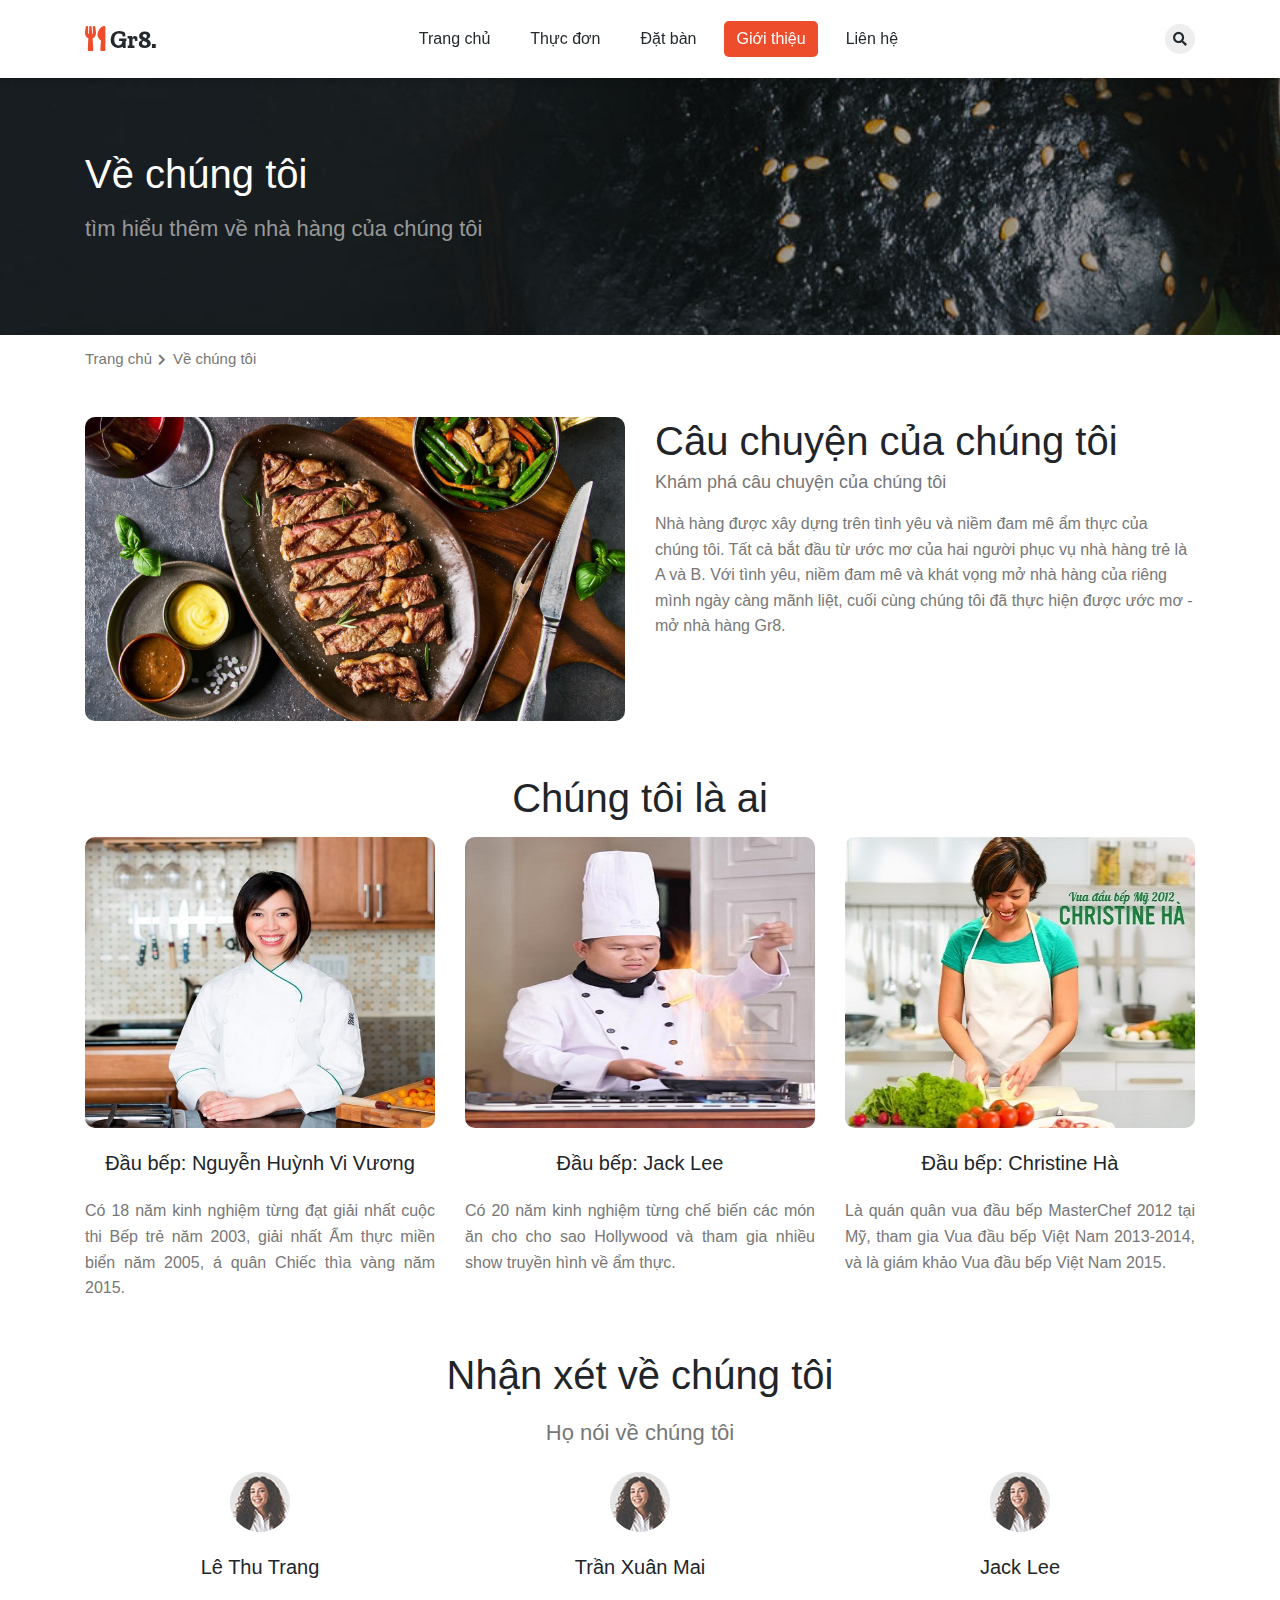
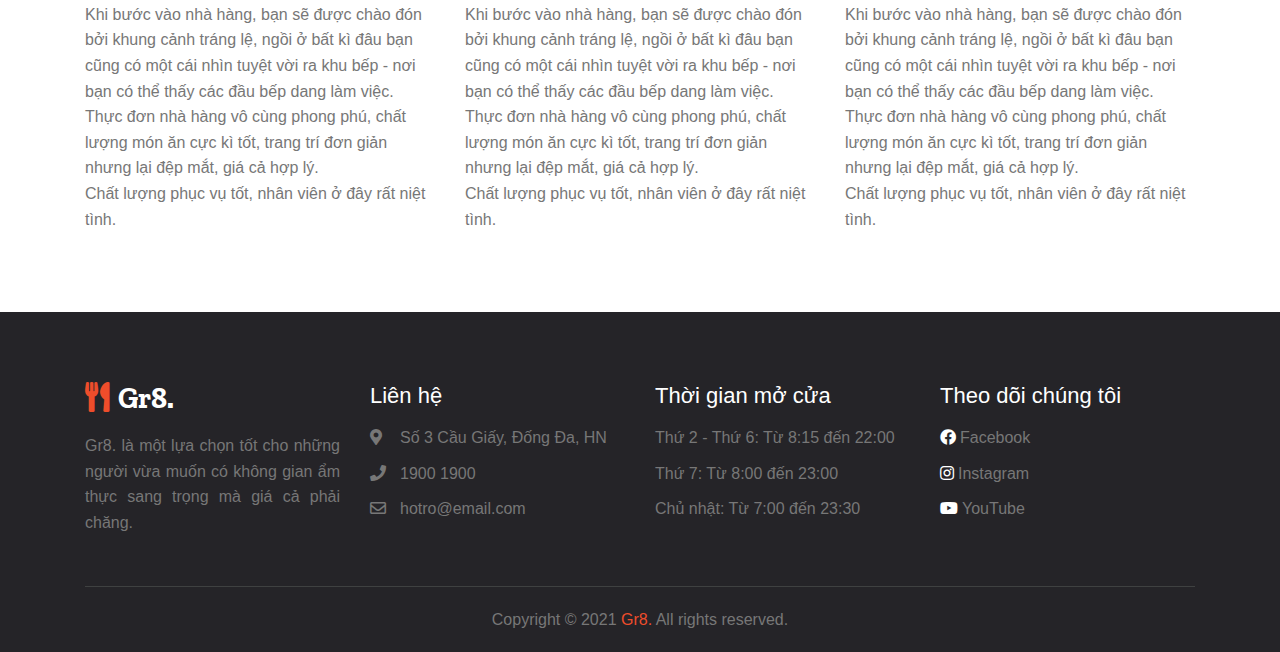
<file: about.html>
<!DOCTYPE html>
<html lang="en">
<head>
    <meta charset="UTF-8">
    <meta http-equiv="X-UA-Compatible" content="IE=edge">
    <meta name="viewport" content="width=device-width, initial-scale=1.0">
    <title>Về chúng tôi - Gr8.</title>
    <link rel="shortcut icon" href="./assets/ico/web.ico" type="image/x-icon">
    <!--CSS-->
    <link rel="stylesheet" href="https://maxcdn.bootstrapcdn.com/bootstrap/4.5.2/css/bootstrap.min.css">
    <link rel="stylesheet" href="https://cdnjs.cloudflare.com/ajax/libs/font-awesome/5.15.1/css/all.min.css" />
    <link rel="stylesheet" href="./assets/css/style-about.css">
    <!--JS-->
    <script src="https://ajax.googleapis.com/ajax/libs/jquery/3.5.1/jquery.min.js"></script>
    <script src="https://cdnjs.cloudflare.com/ajax/libs/popper.js/1.16.0/umd/popper.min.js"></script>
    <script src="https://maxcdn.bootstrapcdn.com/bootstrap/4.5.2/js/bootstrap.min.js"></script>
    <!--Font-->
    <link href="https://fonts.googleapis.com/css2?family=Zilla+Slab:wght@300;400;600;700&display=swap" rel="stylesheet">
</head>
<body>
    <!--Header-->
    <header>
        <!--Navbar-->
        <nav id="nav" class="navbar navbar-expand-lg navbar-light fixed-top">
            <div class="container">
                <a href="index.html" class="logo">
                    <i class="fas fa-utensils"></i>
                    Gr8.
                </a>
                <button class="navbar-toggler" type="button" data-toggle="collapse" data-target="#navbarSupportedContent" aria-controls="navbarSupportedContent" aria-expanded="false" aria-label="Toggle navigation">
                    <span class="navbar-toggler-icon"></span>
                </button>
                <div class="collapse navbar-collapse" id="navbarSupportedContent">
                    <ul class="navbar-nav m-auto">
                        <li class="nav-item">
                            <a class="nav-link" href="index.html">Trang chủ</a>
                        </li>
                        <li class="nav-item">
                            <a class="nav-link" href="menu.html">Thực đơn</a>
                        </li>
                        <li class="nav-item">
                            <a class="nav-link" href="table.html">Đặt bàn</a>
                        </li>
                        <li class="nav-item">
                            <a class="nav-link active" href="about.html">Giới thiệu</a>
                        </li>
                        <li class="nav-item">
                            <a class="nav-link" href="contact.html">Liên hệ</a>
                        </li>
                    </ul>
                    <div class="icons">
                        <i class="fas fa-search" id="search-icon" title="Tìm kiếm"></i>
                    </div>
                </div>
            </div>
        </nav>

        <!--Back to home-->
        <button onclick="topFunction()" id="myBtn" title="Lên đầu trang"><i class="fas fa-arrow-up"></i></button>
    </header>

    <!--Main-->
    <main>
        <!--Banner-->
        <div class="page-banner">
            <div class="container">
                <h1>Về chúng tôi</h1>
                <p>tìm hiểu thêm về nhà hàng của chúng tôi</p>
            </div>
        </div>
        <div class="container">
            <ul class="page-banner-list">
                <li>
                    <a href="#">Trang chủ</a>
                </li>
                <i class="fas fa-chevron-right"></i>
                <li>
                    <a href="#">Về chúng tôi</a>
                </li>
            </ul>
        </div>
        <div id="about-content">
            <div class="container">
                <div class="row">
                    <div class="col-md-6">
                        <section class="img-1">
                            <img src="./assets/img/About/dau-bep-viet-nam-6.jpg">
                        </section>
                    </div>
                    <div class="col-md-6">
                        <div class="ab-1">
                            <h1>Câu chuyện của chúng tôi</h1>
                            <span>Khám phá câu chuyện của chúng tôi</span> 
                            <p>Nhà hàng được xây dựng trên tình yêu và niềm đam mê ẩm thực của chúng tôi. Tất cả bắt đầu từ ước mơ của hai người phục vụ nhà hàng trẻ là A và B. Với tình yêu, niềm đam mê và khát vọng mở nhà hàng của riêng mình ngày càng mãnh liệt, cuối cùng chúng tôi đã thực hiện được ước mơ - mở nhà hàng Gr8.</p>
                        </div>
                    </div>
                </div>
            </div>
            <div class="container">
                <h1 class="header-2">Chúng tôi là ai</h1>
                <div class="row">
                    <div class="col-lg-4 col-md-6">
                        <section class="cheft">
                            <img src="./assets/img/About/daubep1.jpg"><br>
                            <h5>Đầu bếp: Nguyễn Huỳnh Vi Vương</h5>
                            <p class="about-cheft">Có 18 năm kinh nghiệm từng đạt giải nhất cuộc thi Bếp trẻ năm 2003, giải nhất Ẩm thực miền biển năm 2005, á quân Chiếc thìa vàng năm 2015.</p>
                        </section>
                    </div>
                    <div class="col-lg-4 col-md-6">
                        <section class="cheft">
                            <img src="./assets/img/About/jack lee.jpg"><br>
                            <h5>Đầu bếp: Jack Lee</h5>
                            <p class="about-cheft">Có 20 năm kinh nghiệm từng chế biến các món ăn cho cho sao Hollywood và tham gia nhiều show truyền hình về ẩm thực. </p>
                        </section>
                    </div>
                    <div class="col-lg-4 col-md-6">
                        <section class="cheft">
                            <img src="./assets/img/About/dau bep.jpg"><br>
                            <h5>Đầu bếp: Christine Hà</h5>
                            <p class="about-cheft">Là quán quân vua đầu bếp MasterChef 2012 tại Mỹ, tham gia Vua đầu bếp Việt Nam 2013-2014, và là giám khảo Vua đầu bếp Việt Nam 2015.</p><br>
                        </section>
                    </div>
                </div>
            </div>
            <div class="container">
                <h1 class="header-2">Nhận xét về chúng tôi</h1>
                <p class="p-2">Họ nói về chúng tôi</p>
                <div class="row">
                    <div class="col-lg-4 col-md-6">
                        <section class="cm">
                            <div class="cm-img">
                                <img src="./assets/img/About/cm.jpg">
                            </div>
                            <h5>Lê Thu Trang</h5>
                            <p class="about-cm">Khi bước vào nhà hàng, bạn sẽ được chào đón bởi khung cảnh tráng lệ, ngồi ở bất kì đâu bạn cũng có một cái nhìn tuyệt vời ra khu bếp - nơi bạn có thể thấy các đầu bếp dang làm việc.<br>Thực đơn nhà hàng vô cùng phong phú, chất lượng món ăn cực kì tốt, trang trí đơn giản nhưng lại đệp mắt, giá cả hợp lý.<br>Chất lượng phục vụ tốt, nhân viên ở đây rất niệt tình.</p>
                        </section>
                    </div>
                    <div class="col-lg-4 col-md-6">
                        <section class="cm">
                            <div class="cm-img">
                                <img src="./assets/img/About/cm.jpg">
                            </div>
                            <h5>Trần Xuân Mai</h5>
                            <p class="about-cm">Khi bước vào nhà hàng, bạn sẽ được chào đón bởi khung cảnh tráng lệ, ngồi ở bất kì đâu bạn cũng có một cái nhìn tuyệt vời ra khu bếp - nơi bạn có thể thấy các đầu bếp dang làm việc.<br>Thực đơn nhà hàng vô cùng phong phú, chất lượng món ăn cực kì tốt, trang trí đơn giản nhưng lại đệp mắt, giá cả hợp lý.<br>Chất lượng phục vụ tốt, nhân viên ở đây rất niệt tình.</p>
                        </section>
                    </div>
                    <div class="col-lg-4 col-md-6">
                        <section class="cm">
                            <div class="cm-img">
                                <img src="./assets/img/About/cm.jpg">
                            </div>
                            <h5>Jack Lee </h5>
                            <p class="about-cm">Khi bước vào nhà hàng, bạn sẽ được chào đón bởi khung cảnh tráng lệ, ngồi ở bất kì đâu bạn cũng có một cái nhìn tuyệt vời ra khu bếp - nơi bạn có thể thấy các đầu bếp dang làm việc.<br>Thực đơn nhà hàng vô cùng phong phú, chất lượng món ăn cực kì tốt, trang trí đơn giản nhưng lại đệp mắt, giá cả hợp lý.<br>Chất lượng phục vụ tốt, nhân viên ở đây rất niệt tình.</p>
                        </section>
                    </div>
                </div>
            </div>
        </div>
    </main>

    <!--Footer-->
    <footer>
        <div class="container">
            <div id="up-footer">
                <div class="row">
                    <div class="col-lg-3 col-md-6">
                        <div class="ft-mt">
                            <div class="footer-socials">
                                <a href="index.html" class="logo">
                                    <i class="fas fa-utensils"></i>
                                    Gr8.
                                </a>
                            </div>
                            <p>Gr8. là một lựa chọn tốt cho những người vừa muốn có không gian ẩm thực sang trọng mà giá cả phải chăng.</p>
                        </div>
                    </div>
                    <div class="col-lg-3 col-md-6">
                        <div class="contact-list ft-mt">
                            <h3>Liên hệ</h3>
                            <p><i class="fas fa-map-marker-alt"></i>Số 3 Cầu Giấy, Đống Đa, HN</p>
                            <p><i class="fas fa-phone"></i>1900 1900</p>
                            <p><i class="far fa-envelope"></i>hotro@email.com</p>
                        </div>
                    </div>
                    <div class="col-lg-3 col-md-6">
                        <div class="time-info ft-mt">
                            <h3>Thời gian mở cửa</h3>
                            <p>Thứ 2 - Thứ 6: Từ 8:15 đến 22:00</p>
                            <p>Thứ 7: Từ 8:00 đến 23:00</p>
                            <p>Chủ nhật: Từ 7:00 đến 23:30</p>
                        </div>
                    </div>
                    <div class="col-lg-3 col-md-6">
                        <div class="socials-list ft-mt">
                            <h3>Theo dõi chúng tôi</h3>
                            <p>
                                <a href="https://www.facebook.com/"><i class="fab fa-facebook"></i>Facebook</a>
                            </p>
                            <p>
                                <a href="https://www.instagram.com/"><i class="fab fa-instagram"></i>Instagram</a>
                            </p>
                            <p>
                                <a href="https://youtu.be/dQw4w9WgXcQ"><i class="fab fa-youtube"></i>YouTube</a>
                            </p>
                        </div>
                    </div>
                </div>
            </div>
            <div id="down-footer">
                <p>Copyright &copy; 2021 <a href="" data-toggle="modal" data-target="#modelId">Gr8.</a> All rights reserved.</p>
            </div>
        </div>
        
        <!-- Modal -->
        <div class="modal fade" id="modelId" tabindex="-1" role="dialog" aria-labelledby="modelTitleId" aria-hidden="true">
            <div class="modal-dialog" role="document">
                <div class="modal-content">
                        <div class="modal-header">
                                <h5 class="modal-title">Thành viên</h5>
                                    <button type="button" class="close" data-dismiss="modal" aria-label="Close">
                                        <span aria-hidden="true">&times;</span>
                                    </button>
                            </div>
                    <div class="modal-body">
                        <div class="container-fluid">
                            <p>Nguyễn Đình Quý</p>
                            <p>Vương Tiến Thành</p>
                            <p>Trần Xuân Tiến</p>
                            <p>Lê Thu Trang</p>
                            <p>Nguyễn Thị Kim Hằng</p>
                        </div>
                    </div>
                </div>
            </div>
        </div>
    </footer>
    <script src="./assets/js/script.js"></script>
</body>
</html>
</file>
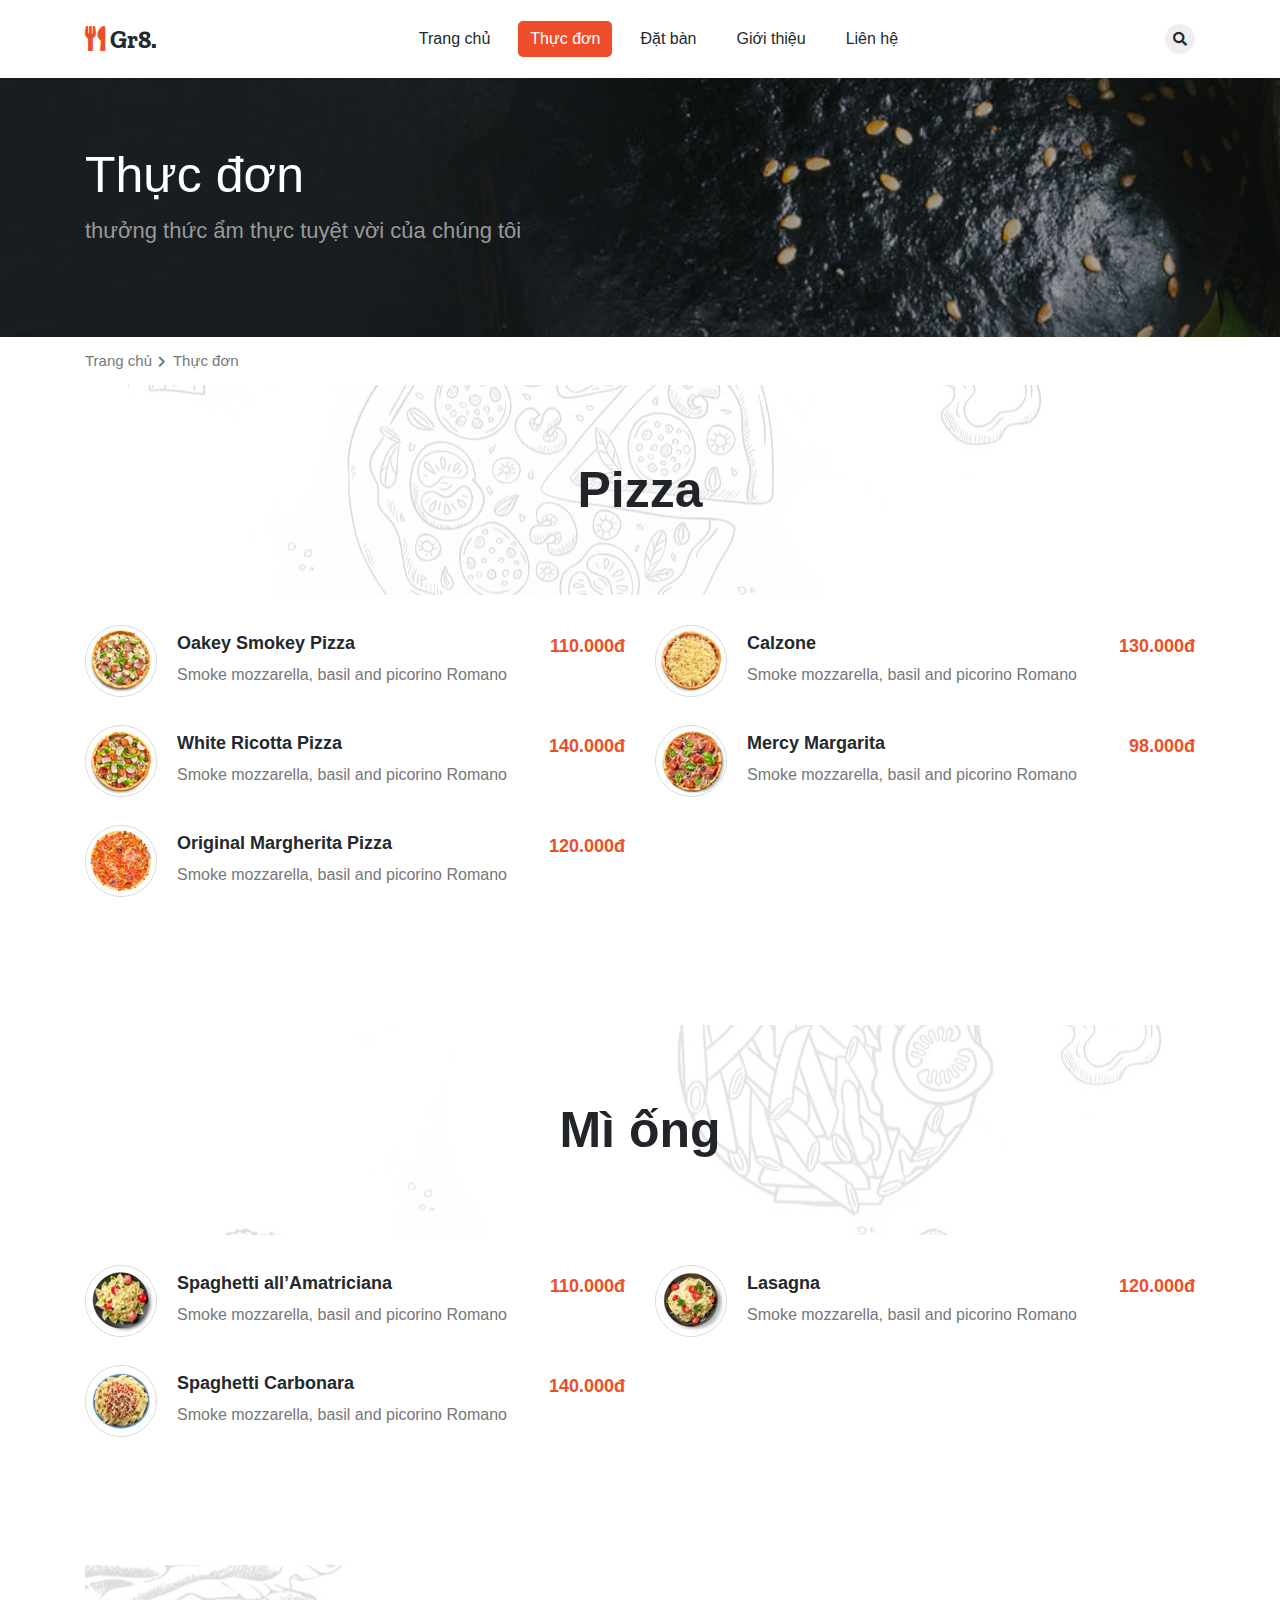
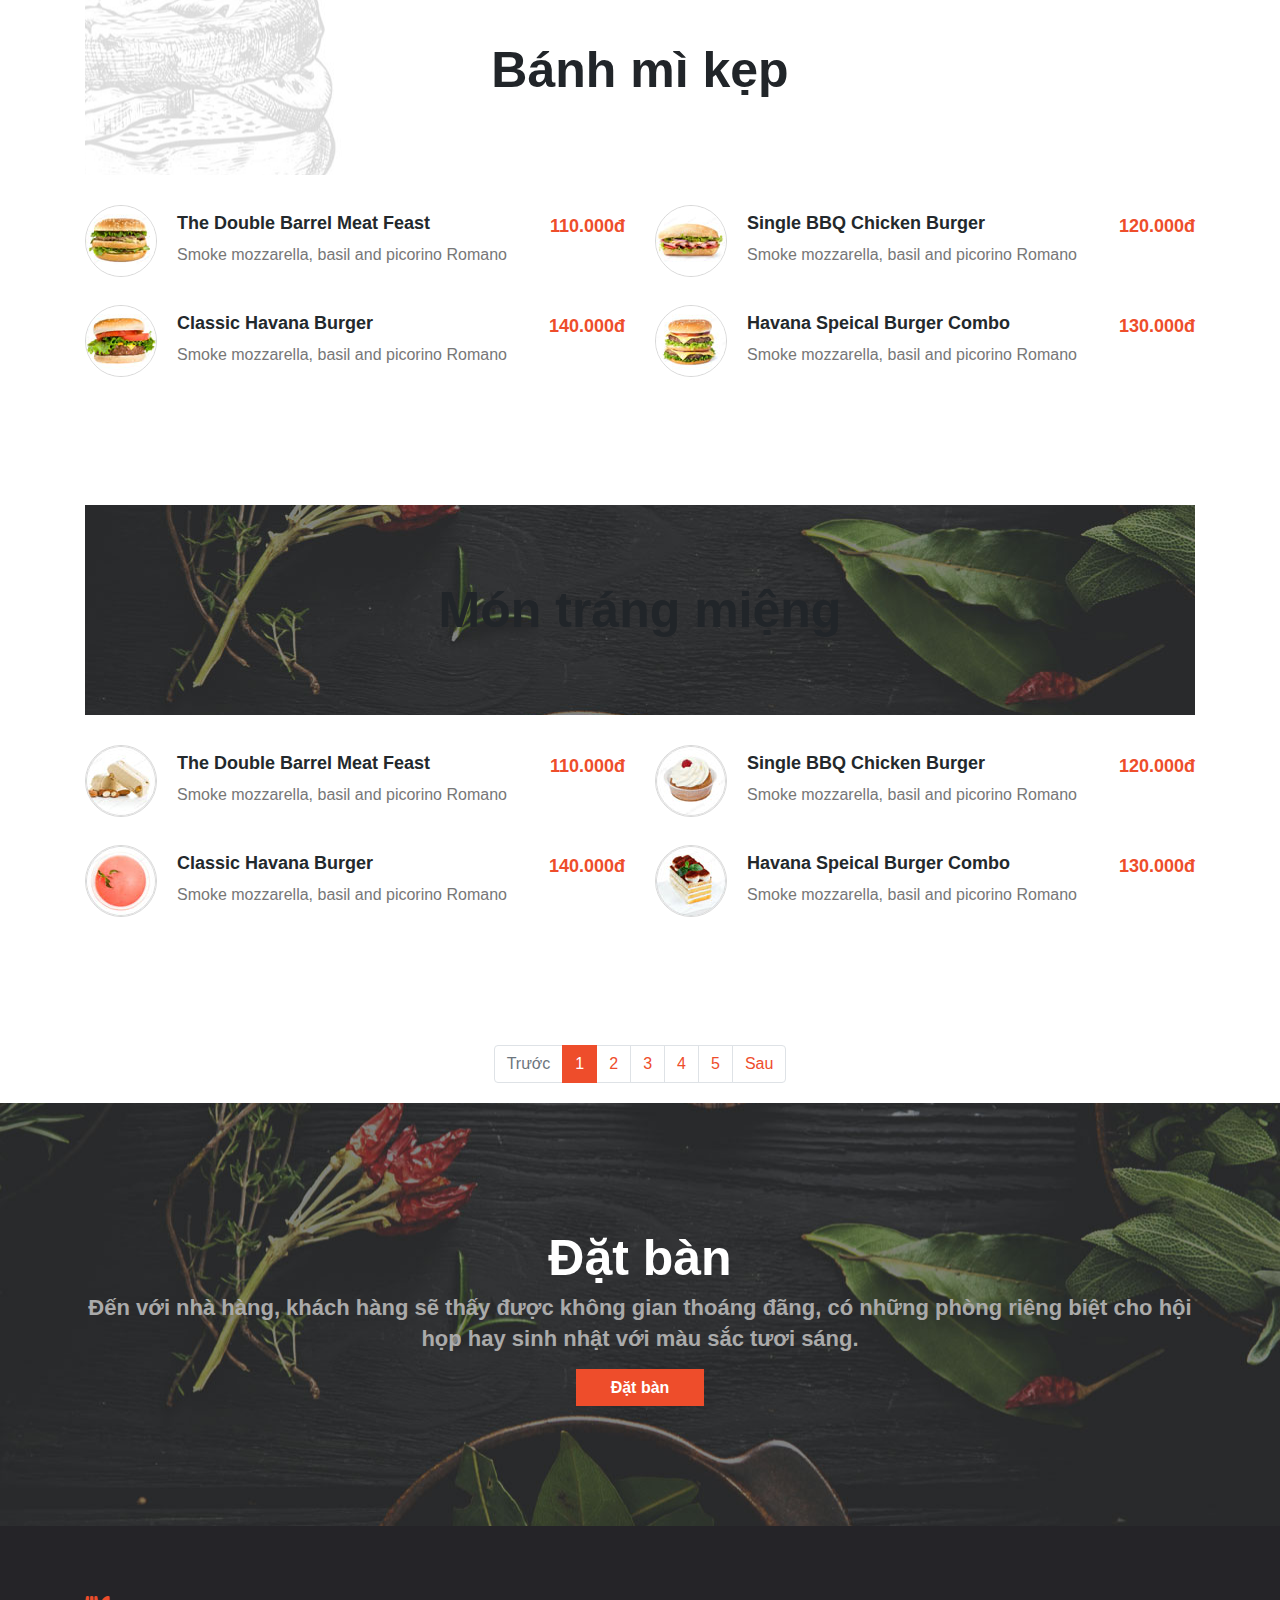
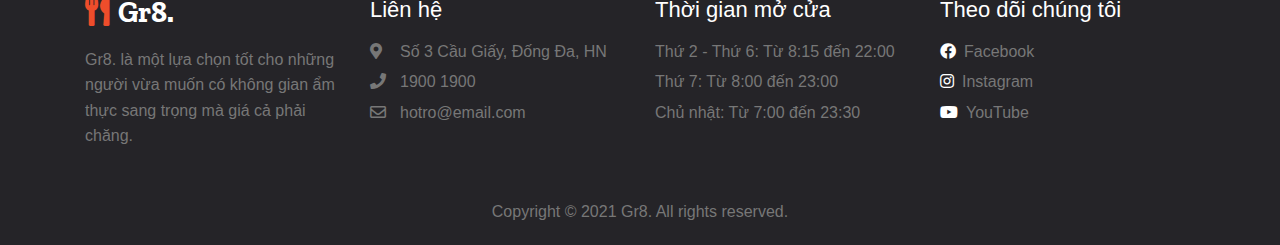
<file: menu.html>
<!DOCTYPE html>
<html lang="en">
<head>
    <meta charset="UTF-8">
    <meta http-equiv="X-UA-Compatible" content="IE=edge">
    <meta name="viewport" content="width=device-width, initial-scale=1.0">
    <title>Thực đơn - Gr8.</title>
    <link rel="shortcut icon" href="./assets/ico/web.ico" type="image/x-icon">
    <!--CSS-->
    <link rel="stylesheet" href="https://maxcdn.bootstrapcdn.com/bootstrap/4.5.2/css/bootstrap.min.css">
    <link rel="stylesheet" href="https://cdnjs.cloudflare.com/ajax/libs/font-awesome/5.15.1/css/all.min.css" />
    <link rel="stylesheet" href="./assets/css/style-menu.css">
    <!--JS-->
    <script src="https://ajax.googleapis.com/ajax/libs/jquery/3.5.1/jquery.min.js"></script>
    <script src="https://cdnjs.cloudflare.com/ajax/libs/popper.js/1.16.0/umd/popper.min.js"></script>
    <script src="https://maxcdn.bootstrapcdn.com/bootstrap/4.5.2/js/bootstrap.min.js"></script>
    <!--Font-->
    <link href="https://fonts.googleapis.com/css2?family=Zilla+Slab:wght@300;400;600;700&display=swap" rel="stylesheet">
</head>
<body>
    <!--Header-->
    <header>
        <!--Navbar-->
        <nav id="nav" class="navbar navbar-expand-lg navbar-light fixed-top">
            <div class="container">
                <a href="index.html" class="logo">
                    <i class="fas fa-utensils"></i>
                    Gr8.
                </a>
                <button class="navbar-toggler" type="button" data-toggle="collapse" data-target="#navbarSupportedContent" aria-controls="navbarSupportedContent" aria-expanded="false" aria-label="Toggle navigation">
                    <span class="navbar-toggler-icon"></span>
                </button>
                <div class="collapse navbar-collapse" id="navbarSupportedContent">
                    <ul class="navbar-nav m-auto">
                        <li class="nav-item">
                            <a class="nav-link" href="index.html">Trang chủ</a>
                        </li>
                        <li class="nav-item">
                            <a class="nav-link active" href="menu.html">Thực đơn</a>
                        </li>
                        <li class="nav-item">
                            <a class="nav-link" href="table.html">Đặt bàn</a>
                        </li>
                        <li class="nav-item">
                            <a class="nav-link" href="about.html">Giới thiệu</a>
                        </li>
                        <li class="nav-item">
                            <a class="nav-link" href="contact.html">Liên hệ</a>
                        </li>
                    </ul>
                    <div class="icons">
                        <i class="fas fa-search" id="search-icon" title="Tìm kiếm"></i>
                    </div>
                </div>
            </div>
        </nav>

        <!--Back to home-->
        <button onclick="topFunction()" id="myBtn" title="Lên đầu trang"><i class="fas fa-arrow-up"></i></button>
    </header>

    <!--Main-->
    <main>
        <!--Banner-->
        <div class="page-banner">
            <div class="container">
                <h1>Thực đơn</h1>
                <p>thưởng thức ẩm thực tuyệt vời của chúng tôi</p>
            </div>
        </div>
        <div class="container">
            <ul class="page-banner-list">
                <li>
                    <a href="#">Trang chủ</a>
                </li>
                <i class="fas fa-chevron-right"></i>
                <li>
                    <a href="#">Thực đơn</a>
                </li>
            </ul>
        </div>

        <div id="menu">
            <!--Menu-->
            <div class="menu-list">
                <div class="container">
                    <div class="menu-title menu-pizza">
                        <h2>Pizza</h2>
                    </div>
                    <div class="row">
                        <div class="col-md-6">
                            <div class="menu-box">
                                <ul>
                                    <li>
                                        <div class="img-menu">
                                            <img src="./assets/img/Menu/th1.jpg" alt="">
                                        </div>
                                        <div class="menu-content">
                                            <h4>
                                                <span class="item-title">Oakey Smokey Pizza</span>
                                                <span class="item-price">110.000đ</span>
                                            </h4>
                                            <p>Smoke mozzarella, basil and picorino Romano</p>
                                        </div>
                                    </li>
                                    <li>
                                        <div class="img-menu">
                                            <img src="./assets/img/Menu/th2.jpg" alt="">
                                        </div>
                                        <div class="menu-content">
                                            <h4>
                                                <span class="item-title">White Ricotta Pizza</span>
                                                <span class="item-price">140.000đ</span>
                                            </h4>
                                            <p>Smoke mozzarella, basil and picorino Romano</p>
                                        </div>
                                    </li>
                                    <li>
                                        <div class="img-menu">
                                            <img src="./assets/img/Menu/th3.jpg" alt="">
                                        </div>
                                        <div class="menu-content">
                                            <h4>
                                                <span class="item-title">Original Margherita Pizza</span>
                                                <span class="item-price">120.000đ</span>
                                            </h4>
                                            <p>Smoke mozzarella, basil and picorino Romano</p>
                                        </div>
                                    </li>
                                </ul>
                            </div>
                        </div>
                        <div class="col-md-6">
                            <div class="menu-box">
                                <ul>
                                    <li>
                                        <div class="img-menu">
                                            <img src="./assets/img/Menu/th4.jpg" alt="">
                                        </div>
                                        <div class="menu-content">
                                            <h4>
                                                <span class="item-title">Calzone</span>
                                                <span class="item-price">130.000đ</span>
                                            </h4>
                                            <p>Smoke mozzarella, basil and picorino Romano</p>
                                        </div>
                                    </li>
                                    <li>
                                        <div class="img-menu">
                                            <img src="./assets/img/Menu/th5.jpg" alt="">
                                        </div>
                                        <div class="menu-content">
                                            <h4>
                                                <span class="item-title">Mercy Margarita</span>
                                                <span class="item-price">98.000đ</span>
                                            </h4>
                                            <p>Smoke mozzarella, basil and picorino Romano</p>
                                        </div>
                                    </li>
                                </ul>
                            </div>
                        </div>
                    </div>
                </div>
            </div>
            <div class="menu-list">
                <div class="container">
                    <div class="menu-title menu-pasta">
                        <h2>Mì ống</h2>
                    </div>
                    <div class="row">
                        <div class="col-md-6">
                            <div class="menu-box">
                                <ul>
                                    <li>
                                        <div class="img-menu">
                                            <img src="./assets/img/Menu/th6.jpg" alt="">
                                        </div>
                                        <div class="menu-content">
                                            <h4>
                                                <span class="item-title">Spaghetti all’Amatriciana</span>
                                                <span class="item-price">110.000đ</span>
                                            </h4>
                                            <p>Smoke mozzarella, basil and picorino Romano</p>
                                        </div>
                                    </li>
                                    <li>
                                        <div class="img-menu">
                                            <img src="./assets/img/Menu/th7.jpg" alt="">
                                        </div>
                                        <div class="menu-content">
                                            <h4>
                                                <span class="item-title">Spaghetti Carbonara</span>
                                                <span class="item-price">140.000đ</span>
                                            </h4>
                                            <p>Smoke mozzarella, basil and picorino Romano</p>
                                        </div>
                                    </li>
                                </ul>
                            </div>
                        </div>
                        <div class="col-md-6">
                            <div class="menu-box">
                                <ul>
                                    <li>
                                        <div class="img-menu">
                                            <img src="./assets/img/Menu/th8.jpg" alt="">
                                        </div>
                                        <div class="menu-content">
                                            <h4>
                                                <span class="item-title">Lasagna</span>
                                                <span class="item-price">120.000đ</span>
                                            </h4>
                                            <p>Smoke mozzarella, basil and picorino Romano</p>
                                        </div>
                                    </li>
                                </ul>
                            </div>
                        </div>
                    </div>
                </div>
            </div>
            <div class="menu-list">
                <div class="container">
                    <div class="menu-title menu-bergers">
                        <h2>Bánh mì kẹp</h2>
                    </div>
                    <div class="row">
                        <div class="col-md-6">
                            <div class="menu-box">
                                <ul>
                                    <li>
                                        <div class="img-menu">
                                            <img src="./assets/img/Menu/th9.jpg" alt="">
                                        </div>
                                        <div class="menu-content">
                                            <h4>
                                                <span class="item-title">The Double Barrel Meat Feast</span>
                                                <span class="item-price">110.000đ</span>
                                            </h4>
                                            <p>Smoke mozzarella, basil and picorino Romano</p>
                                        </div>
                                    </li>
                                    <li>
                                        <div class="img-menu">
                                            <img src="./assets/img/Menu/th10.jpg" alt="">
                                        </div>
                                        <div class="menu-content">
                                            <h4>
                                                <span class="item-title">Classic Havana Burger</span>
                                                <span class="item-price">140.000đ</span>
                                            </h4>
                                            <p>Smoke mozzarella, basil and picorino Romano</p>
                                        </div>
                                    </li>
                                </ul>
                            </div>
                        </div>
                        <div class="col-md-6">
                            <div class="menu-box">
                                <ul>
                                    <li>
                                        <div class="img-menu">
                                            <img src="./assets/img/Menu/th11.jpg" alt="">
                                        </div>
                                        <div class="menu-content">
                                            <h4>
                                                <span class="item-title">Single BBQ Chicken Burger</span>
                                                <span class="item-price">120.000đ</span>
                                            </h4>
                                            <p>Smoke mozzarella, basil and picorino Romano</p>
                                        </div>
                                    </li>
                                    <li>
                                        <div class="img-menu">
                                            <img src="./assets/img/Menu/th12.jpg" alt="">
                                        </div>
                                        <div class="menu-content">
                                            <h4>
                                                <span class="item-title">Havana Speical Burger Combo</span>
                                                <span class="item-price">130.000đ</span>
                                            </h4>
                                            <p>Smoke mozzarella, basil and picorino Romano</p>
                                        </div>
                                    </li>
                                </ul>
                            </div>
                        </div>
                    </div>
                </div>
            </div>
            <div class="menu-list">
                <div class="container">
                    <div class="menu-title menu-deserts">
                        <h2>Món tráng miệng</h2>
                    </div>
                    <div class="row">
                        <div class="col-md-6">
                            <div class="menu-box">
                                <ul>
                                    <li>
                                        <div class="img-menu">
                                            <img src="./assets/img/Menu/th13.jpg" alt="">
                                        </div>
                                        <div class="menu-content">
                                            <h4>
                                                <span class="item-title">The Double Barrel Meat Feast</span>
                                                <span class="item-price">110.000đ</span>
                                            </h4>
                                            <p>Smoke mozzarella, basil and picorino Romano</p>
                                        </div>
                                    </li>
                                    <li>
                                        <div class="img-menu">
                                            <img src="./assets/img/Menu/th14.jpg" alt="">
                                        </div>
                                        <div class="menu-content">
                                            <h4>
                                                <span class="item-title">Classic Havana Burger</span>
                                                <span class="item-price">140.000đ</span>
                                            </h4>
                                            <p>Smoke mozzarella, basil and picorino Romano</p>
                                        </div>
                                    </li>
                                </ul>
                            </div>
                        </div>
                        <div class="col-md-6">
                            <div class="menu-box">
                                <ul>
                                    <li>
                                        <div class="img-menu">
                                            <img src="./assets/img/Menu/th15.jpg" alt="">
                                        </div>
                                        <div class="menu-content">
                                            <h4>
                                                <span class="item-title">Single BBQ Chicken Burger</span>
                                                <span class="item-price">120.000đ</span>
                                            </h4>
                                            <p>Smoke mozzarella, basil and picorino Romano</p>
                                        </div>
                                    </li>
                                    <li>
                                        <div class="img-menu">
                                            <img src="./assets/img/Menu/th16.jpg" alt="">
                                        </div>
                                        <div class="menu-content">
                                            <h4>
                                                <span class="item-title">Havana Speical Burger Combo</span>
                                                <span class="item-price">130.000đ</span>
                                            </h4>
                                            <p>Smoke mozzarella, basil and picorino Romano</p>
                                        </div>
                                    </li>
                                </ul>
                            </div>
                        </div>
                    </div>
                </div>
            </div>
        </div>

        <!--Pagination-->
        <nav aria-label="Page navigation">
            <ul class="pagination justify-content-center page-nav">
                <li class="page-item disabled">
                    <a class="page-link" href="#" aria-label="Previous">
                        <span aria-hidden="true">Trước</span>
                        <span class="sr-only">Previous</span>
                    </a>
                </li>
                <li class="page-item active"><a class="page-link" href="#">1</a></li>
                <li class="page-item"><a class="page-link" href="#">2</a></li>
                <li class="page-item"><a class="page-link" href="#">3</a></li>
                <li class="page-item"><a class="page-link" href="#">4</a></li>
                <li class="page-item"><a class="page-link" href="#">5</a></li>
                <li class="page-item">
                    <a class="page-link" href="#" aria-label="Next">
                        <span aria-hidden="true">Sau</span>
                        <span class="sr-only">Next</span>
                    </a>
                </li>
            </ul>
        </nav>
        <!--Reservation-->
        <div class="reservation-banner">
            <div class="container">
                <div class="reservation-content">
                    <h2>Đặt bàn</h2>
                    <p>Đến với nhà hàng, khách hàng sẽ thấy được không gian thoáng đãng, có những phòng riêng biệt cho hội họp hay sinh nhật với màu sắc tươi sáng.</p>
                    <a href="table.html">Đặt bàn</a>
                </div>
            </div>
        </div>
    </main>

    <!--Footer-->
    <footer>
        <div class="container">
            <div id="up-footer">
                <div class="row">
                    <div class="col-lg-3 col-md-6">
                        <div class="ft-mt">
                            <div class="footer-socials">
                                <a href="index.html" class="logo">
                                    <i class="fas fa-utensils"></i>
                                    Gr8.
                                </a>
                            </div>
                            <p>Gr8. là một lựa chọn tốt cho những người vừa muốn có không gian ẩm thực sang trọng mà giá cả phải chăng.</p>
                        </div>
                    </div>
                    <div class="col-lg-3 col-md-6">
                        <div class="contact-list ft-mt">
                            <h3>Liên hệ</h3>
                            <p><i class="fas fa-map-marker-alt"></i>Số 3 Cầu Giấy, Đống Đa, HN</p>
                            <p><i class="fas fa-phone"></i>1900 1900</p>
                            <p><i class="far fa-envelope"></i>hotro@email.com</p>
                        </div>
                    </div>
                    <div class="col-lg-3 col-md-6">
                        <div class="time-info ft-mt">
                            <h3>Thời gian mở cửa</h3>
                            <p>Thứ 2 - Thứ 6: Từ 8:15 đến 22:00</p>
                            <p>Thứ 7: Từ 8:00 đến 23:00</p>
                            <p>Chủ nhật: Từ 7:00 đến 23:30</p>
                        </div>
                    </div>
                    <div class="col-lg-3 col-md-6">
                        <div class="socials-list ft-mt">
                            <h3>Theo dõi chúng tôi</h3>
                            <p>
                                <a href="#"><i class="fab fa-facebook"></i>Facebook</a>
                            </p>
                            <p>
                                <a href="#"><i class="fab fa-instagram"></i>Instagram</a>
                            </p>
                            <p>
                                <a href="#"><i class="fab fa-youtube"></i>YouTube</a>
                            </p>
                        </div>
                    </div>
                </div>
            </div>
            <div id="down-footer">
                <p>Copyright &copy; 2021 Gr8. All rights reserved.</p>
            </div>
        </div>
    </footer>
    <script src="./assets/js/script.js"></script>
</body>
</html>
</file>
<file: assets/css/style-about.css>
html, body, div, span, applet, object, iframe,
p, blockquote, pre,
a, abbr, acronym, address, big, cite, code,
del, dfn, em, img, ins, kbd, q, s, samp,
small, strike, strong, sub, sup, tt, var,
b, u, i, center,
dl, dt, dd, ol, ul, li,
fieldset, form, label, legend,
table, caption, tbody, tfoot, thead, tr, th, td,
article, aside, canvas, details, embed, 
figure, figcaption, footer, header, hgroup, 
menu, nav, output, ruby, section, summary,
time, mark, audio, video {
	margin: 0;
	padding: 0;
	border: 0;
	font-size: 100%;
	font: inherit;
	vertical-align: baseline;
}
/* HTML5 display-role reset for older browsers */
article, aside, details, figcaption, figure, 
footer, header, hgroup, menu, nav, section {
	display: block;
}
body {
	line-height: 1;
}
ol, ul {
	list-style: none;
}
blockquote, q {
	quotes: none;
}
blockquote:before, blockquote:after,
q:before, q:after {
	content: '';
	content: none;
}
table {
	border-collapse: collapse;
	border-spacing: 0;
}

/*CSS All*/
:root 
{
    --primary-color: #ee4d2b;
    --black-color: #23292c;
    --white-color: #fff;
    --text-color: #777;
}

body
{

    font-family: 'Segoe UI', Tahoma, Geneva, Verdana, sans-serif;
}

/*Header*/
/*Navbar*/
#nav
{
	padding: 5px;
	background-color: var(--white-color);
	box-shadow: 0 0 5px 5px rgba(0, 0, 0, 0.1);
}

#nav .logo
{
    font-family: "Zilla Slab", sans-serif;
    font-size: 25px;
    font-weight: bolder;
    text-decoration: none;
    color: var(--black-color);
}

#nav .logo i
{
    color: var(--primary-color);
}

#nav ul li a
{
    color: var(--black-color);
    font-size: 16px;
    line-height: 16px;
    padding: 10px 12px;  
    margin: 16px 8px;
}

#nav ul li .active
{
    color: var(--white-color);
    background: var(--primary-color);
    border-radius: 5px;
}

#nav ul li a:hover
{
    color: var(--white-color);
    background: var(--primary-color);
    border-radius: 5px;
}

#nav .icons i,
#nav .icons div
{
    cursor: pointer;
    height: 30px;
    width: 30px;
    line-height: 30px;
    text-align: center;
    font-size: 14px;
    border-radius: 50%;
    color: var(--black-color);
    background-color: #eee;
    margin-left: 5px;
}

#nav .icons i:hover,
#nav .icons div:hover
{
    background-color: var(--primary-color);
    color: var(--white-color);
    transform: rotate(360deg);
}

#nav .tab-active
{
    color: var(--primary-color);
}

.modal-search .modal-sch-main
{
    border-radius: 10px;
}

.modal-search .search-btn
{
    background-color: var(--primary-color);
    border-color: var(--primary-color);
}

.modal-search .search-btn i
{
    color: var(--white-color);
}

.modal-search .search-btn:hover
{
    opacity: 0.8;
}

/*Back to top*/
#myBtn 
{
    display: none;
    position: fixed;
    bottom: 20px;
    right: 30px;
    z-index: 99;
    font-size: 18px;
    border: none;
    outline: none;
    background-color: var(--primary-color);
    color: white;
    cursor: pointer;
    padding: 15px;
    border-radius: 50%;
}
  
#myBtn:hover 
{
    opacity: 0.8;
}

/*Main*/
/*Banner*/
.page-banner
{
    padding: 150px 0 75px;
    background: url("../img/Banners/page-ban.jpg") center center no-repeat;
    background-size: cover;
}

.page-banner h1
{
    color: var(--white-color);
}

.page-banner p
{
    font-size: 22px;
    color: #999999;
}

.page-banner h1,
.page-banner p
{
    text-align: left;
    margin-bottom: 20px;
}

.page-banner-list
{
    margin: 16px 0;
}

.page-banner-list li
{
    list-style: none;
    display: inline;
}

.page-banner-list li a
{
    color: var(--text-color);
    font-size: 15px;
    text-decoration: none;
}

.page-banner-list li a:hover
{
    opacity: 0.8;
}

.page-banner-list i
{
    color: var(--text-color);
    font-size: 12px;
    padding: 0 2px;
}

/*Main*/
#about-content
{
    margin: 50px 0 80px 0;
}

#about-content .img-1 img
{
    width: 100%;
    border-radius: 10px;
}

#about-content .ab-1 span
{
    font-size: 18px;
    color: var(--text-color);
    margin-bottom: 20px;
}

#about-content .ab-1 p
{
    font-size: 16px;
    margin: 20px 0;
    line-height: 1.6;
    color: var(--text-color);
}

#about-content .header-2
{
    text-align: center;
    margin-top: 50px;
    margin-bottom: 15px;
}

#about-content h5
{
    text-align: center;
    margin-top: 20px;
}

#about-content .about-cheft
{
    font-size: 16px;
    color: var(--text-color);
    line-height: 1.6;
    padding-top: 15px;
    text-align: justify;
}

#about-content .cheft img
{
    width: 100%;
    border-radius: 10px;
}

#about-content .p-2
{
    text-align: center;
    font-size: 22px;
    color: var(--text-color);
    margin-bottom: 20px;
}

#about-content .about-cm
{
    padding-top: 15px;
    color: var(--text-color);
    line-height: 1.6;
    font-size: 16px;
}

#about-content .cm .cm-img
{
    text-align: center;
}

/*Footer*/
footer
{
    padding-top: 70px;
    background-color: #252428;
}

footer h3
{
    color: var(--white-color);
    margin-bottom: 4px;
}

footer p
{
    color: var(--text-color);
    line-height: 1.6;
    margin: 10px 0;
    text-align: justify;
}

#up-footer .ft-mt
{
    margin-bottom: 50px;
}

#up-footer .footer-socials
{
    margin-bottom: 20px;
}

#up-footer .footer-socials a
{
    font-size: 30px;
    text-decoration: none;
    color: var(--white-color);
    font-family: "Zilla Slab", sans-serif;
    font-weight: bolder;
}

#up-footer .footer-socials a i
{
    color: var(--primary-color);
    padding-right: 3px;
}

#up-footer .socials-list a i
{
    color: var(--white-color);
    padding-right: 4px;
    font-size: 16px;
}

#up-footer .socials-list a
{
    color: var(--text-color);
    text-decoration: none;
    
}

#up-footer .socials-list a:hover
{
    opacity: 0.7;
}

#up-footer h3
{
    font-size: 22px;
    margin-bottom: 15px;
    line-height: 28px;
}

#up-footer .contact-list i
{
    width: 30px;
    display: inline-block;
}

#down-footer
{
    border-top: 1px solid #3f4141;
}

#down-footer p
{
    margin: 0;
    padding: 20px 0;
    text-align: center;
}

#down-footer a
{
    color: var(--primary-color);
}

#down-footer a:hover
{
    text-decoration: none;
    opacity: 0.8;
}
</file>
<file: assets/css/style-menu.css>
/*Reset CSS*/
/* http://meyerweb.com/eric/tools/css/reset/ 
   v2.0 | 20110126
   License: none (public domain)
*/

html, body, div, span, applet, object, iframe,
h1, h2, h3, h4, h5, h6, p, blockquote, pre,
a, abbr, acronym, address, big, cite, code,
del, dfn, em, img, ins, kbd, q, s, samp,
small, strike, strong, sub, sup, tt, var,
b, u, i, center,
dl, dt, dd, ol, ul, li,
fieldset, form, label, legend,
table, caption, tbody, tfoot, thead, tr, th, td,
article, aside, canvas, details, embed, 
figure, figcaption, footer, header, hgroup, 
menu, nav, output, ruby, section, summary,
time, mark, audio, video {
	margin: 0;
	padding: 0;
	border: 0;
	font-size: 100%;
	font: inherit;
	vertical-align: baseline;
}
/* HTML5 display-role reset for older browsers */
article, aside, details, figcaption, figure, 
footer, header, hgroup, menu, nav, section {
	display: block;
}
body {
	line-height: 1;
}
ol, ul {
	list-style: none;
}
blockquote, q {
	quotes: none;
}
blockquote:before, blockquote:after,
q:before, q:after {
	content: '';
	content: none;
}
table {
	border-collapse: collapse;
	border-spacing: 0;
}

/*CSS All*/
:root 
{
    --primary-color: #ee4d2b;
    --black-color: #23292c;
    --white-color: #fff;
    --text-color: #777;
}

body
{

    font-family: 'Segoe UI', Tahoma, Geneva, Verdana, sans-serif;
}

/*Header*/
/*Navbar*/
#nav
{
    padding: 5px;
    background-color: var(--white-color);
}

#nav .logo
{
    font-family: "Zilla Slab", sans-serif;
    font-size: 25px;
    font-weight: bolder;
    text-decoration: none;
    color: var(--black-color);
}

#nav .logo i
{
    color: var(--primary-color);
}

#nav ul li a
{
    color: var(--black-color);
    font-size: 16px;
    line-height: 16px;
    padding: 10px 12px;  
    margin: 16px 8px;
}

#nav ul li .active
{
    color: var(--white-color);
    background: var(--primary-color);
    border-radius: 5px;
}

#nav ul li a:hover
{
    color: var(--white-color);
    background: var(--primary-color);
    border-radius: 5px;
}

#nav .icons i,
#nav .icons div
{
    cursor: pointer;
    height: 30px;
    width: 30px;
    line-height: 30px;
    text-align: center;
    font-size: 14px;
    border-radius: 50%;
    color: var(--black-color);
    background-color: #eee;
    margin-left: 5px;
}

#nav .icons i:hover,
#nav .icons div:hover
{
    background-color: var(--primary-color);
    color: var(--white-color);
    transform: rotate(360deg);
}

#nav .tab-active
{
    color: var(--primary-color);
}

/*Back to top*/
#myBtn 
{
    display: none;
    position: fixed;
    bottom: 20px;
    right: 30px;
    z-index: 99;
    font-size: 18px;
    border: none;
    outline: none;
    background-color: var(--primary-color);
    color: white;
    cursor: pointer;
    padding: 15px;
    border-radius: 50%;
}
  
#myBtn:hover 
{
    opacity: 0.8;
}

/*Main*/
/*Banner*/
.page-banner
{
    padding: 150px 0 75px;
    background: url("../img/Banners/page-ban.jpg") center center no-repeat;
    background-size: cover;
}

.page-banner h1
{
    color: var(--white-color);
    font-size: 50px;
    font-weight: 500;
}

.page-banner p
{
    font-size: 22px;
    color: #999999;
}

.page-banner h1,
.page-banner p
{
    text-align: left;
    margin-bottom: 20px;
}

.page-banner-list
{
    margin: 16px 0;
}

.page-banner-list li
{
    list-style: none;
    display: inline;
}

.page-banner-list li a
{
    color: var(--text-color);
    font-size: 15px;
    text-decoration: none;
}

.page-banner-list li a:hover
{
    opacity: 0.8;
}

.page-banner-list i
{
    color: var(--text-color);
    font-size: 12px;
    padding: 0 2px;
}

/*Menu*/
#menu
{
    margin-bottom: 50px;
}

#menu .menu-list .menu-title
{
    font-size: 50px;
    font-weight: 600;
    text-align: center;
    padding: 80px 30px;
    margin-bottom: 30px;
}

#menu .menu-pizza
{
    background: url("../img/Banners/menu-ban2.jpg") center center no-repeat;
}

#menu .menu-pasta
{
    background: url("../img/Banners/menu-ban3.jpg") center center no-repeat;
}

#menu .menu-bergers
{
    background: url("../img/Banners/menu-ban4.jpg") center center no-repeat;
}

#menu .menu-deserts
{
    background: url("../img/Banners/menu-ban5.jpg") center center no-repeat;
}

#menu .menu-list li
{
    display: flex;
    margin-bottom: 25px;
}

#menu .menu-list .img-menu
{
    margin-right: 20px;
}

#menu .menu-list .img-menu img
{
    border: 1px solid #d7d7d7;
    border-radius: 50%;
}

#menu .menu-content
{
    padding-top: 8px;
    width: 100%;
}

#menu .menu-content h4
{
    margin-bottom: 0;
    line-height: 20px;
}

#menu .menu-content h4 span
{
    padding: 3px 0;
}

#menu .menu-content .item-title
{
    font-size: 18px;
    color: var(--black-color);
    font-weight: 600;
    line-height: 20px;
}

#menu .menu-content .item-price
{
    font-size: 18px;
    float: right;
    color: var(--primary-color);
    padding-left: 10px;
    font-weight: 600;
}

#menu .menu-content p
{
    font-size: 16px;
    color: var(--text-color);
    line-height: 1.4;
    margin: 10px 0;
}

#menu .menu-list
{
    margin-bottom: 100px;
}

/*Pagination*/
.page-nav
{
    margin-bottom: 20px;
}

.page-link
{
    color: var(--primary-color);
}

.page-link:hover
{
    color: var(--primary-color);
}

.page-item.active .page-link
{
    background-color: var(--primary-color);
    border: 1px solid var(--primary-color);
}

/*Banner Reservation*/
.reservation-banner
{
    padding: 130px 0;
    text-align: center;
    background: url("../img/Banners/menu-ban6.jpg") center center no-repeat;
}

.reservation-content h2
{
    color: var(--white-color);
    font-size: 50px;
    font-weight: 600;
    margin-bottom: 10px;
}

.reservation-content p
{
    color: #aaa;
    font-size: 22px;
    font-weight: 600;
    margin-bottom: 25px;
    line-height: 1.4;
}

.reservation-content a
{
    padding: 10px 35px;
    color: var(--white-color);
    font: 18px;
    font-weight: 600;
    text-decoration: none;
    background-color: var(--primary-color);
}

.reservation-content a:hover
{
    color: var(--primary-color);
    background-color: var(--white-color);
}

/*Footer*/
footer
{
    padding-top: 70px;
    background-color: #252428;
}

footer h3
{
    color: var(--white-color);
    margin-bottom: 4px;
}

footer p
{
    color: var(--text-color);
    line-height: 1.6;
    margin-bottom: 5px;
}

#up-footer .ft-mt
{
    margin-bottom: 50px;
}

#up-footer .footer-socials
{
    margin-bottom: 20px;
}

#up-footer .footer-socials a
{
    font-size: 30px;
    text-decoration: none;
    color: var(--white-color);
    font-family: "Zilla Slab", sans-serif;
    font-weight: bolder;
}

#up-footer .footer-socials a i
{
    color: var(--primary-color);
    padding-right: 3px;
}

#up-footer .socials-list i
{
    color: var(--white-color);
    padding-right: 8px;
}

#up-footer .socials-list a
{
    color: var(--text-color);
    text-decoration: none;
    
}

#up-footer .socials-list a:hover
{
    opacity: 0.7;
}

#up-footer h3
{
    font-size: 22px;
    margin-bottom: 15px;
    line-height: 28px;
}

#up-footer .contact-list i
{
    width: 30px;
    display: inline-block;
}

#down-footer p
{
    margin: 0;
    padding-bottom: 20px;
    text-align: center;
}
</file>
